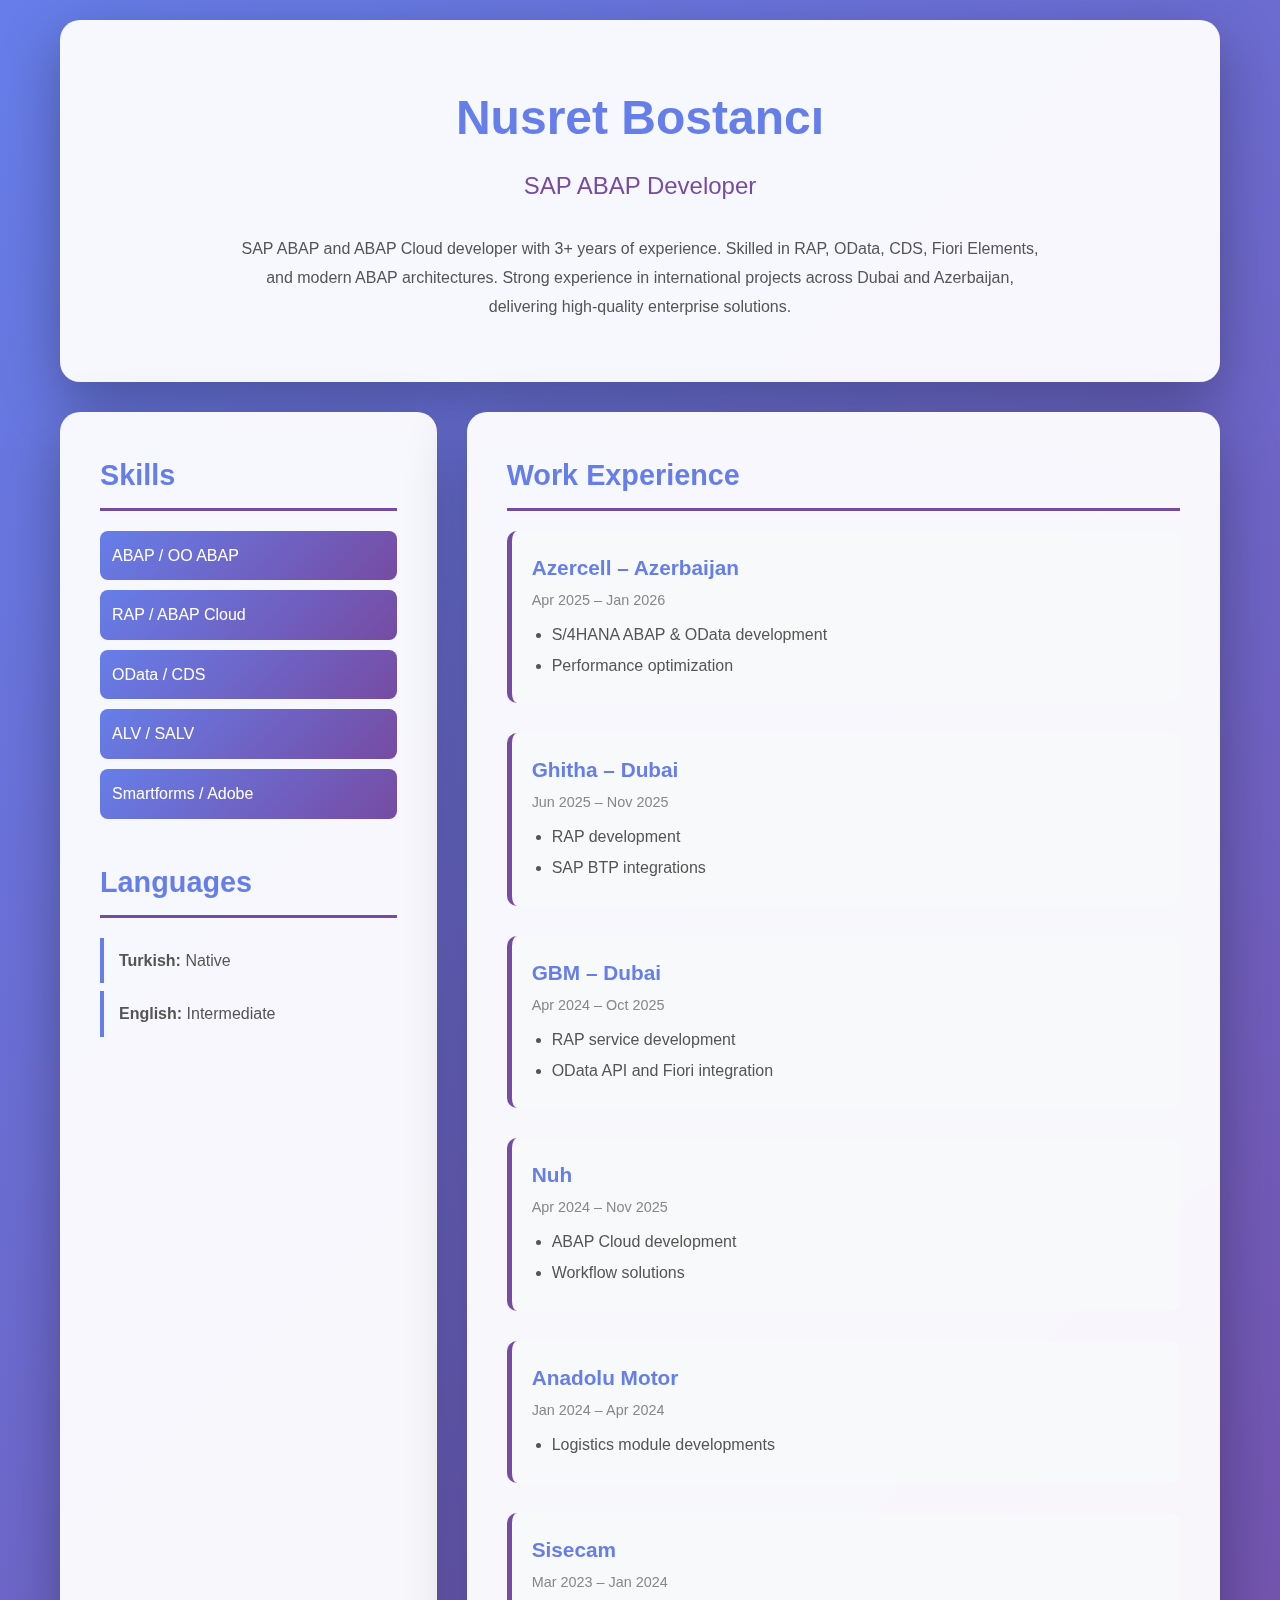
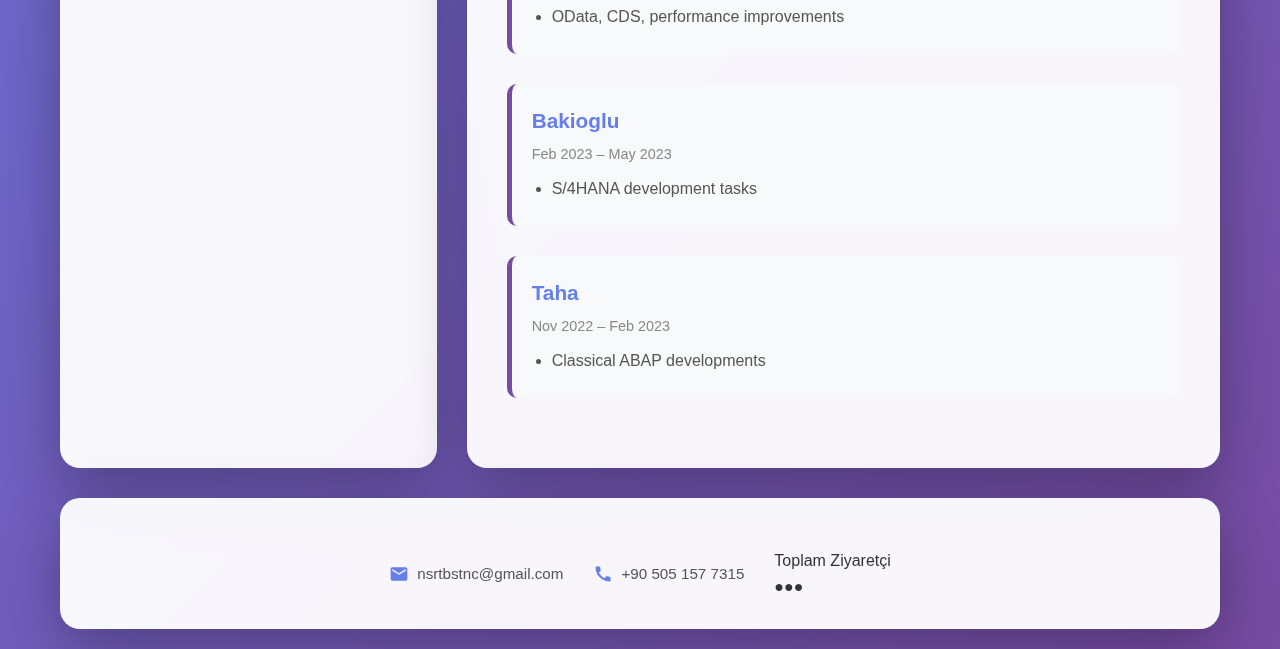
<file: index.html>
<!DOCTYPE html>
<html lang="en">
<head>
    <meta charset="UTF-8">
    <meta name="viewport" content="width=device-width, initial-scale=1.0">
    <title>Nusret Bostancı - SAP ABAP Developer</title>

    <link rel="stylesheet" href="css/style.css">
</head>
<body>
     <div class="container">
        <header>
            <h1>Nusret Bostancı</h1>
            <div class="title">SAP ABAP Developer</div>
            <p class="profile-text" style="max-width: 800px; margin: 20px auto 0;">
                SAP ABAP and ABAP Cloud developer with 3+ years of experience. Skilled in RAP, OData, CDS, Fiori Elements, and modern ABAP architectures. Strong experience in international projects across Dubai and Azerbaijan, delivering high-quality enterprise solutions.
            </p>
        </header>

        <div class="main-content">
            <aside class="sidebar">
                <section>
                    <h2>Skills</h2>
                    <ul class="skills-list">
                        <li data-skill="abap">ABAP / OO ABAP</li>
                        <li data-skill="rap">RAP / ABAP Cloud</li>
                        <li data-skill="odata">OData / CDS</li>
                        <li data-skill="alv">ALV / SALV</li>
                        <li data-skill="forms">Smartforms / Adobe</li>
                    </ul>
                </section>

                <section style="margin-top: 40px;">
                    <h2>Languages</h2>
                    <ul class="languages-list">
                        <li><strong>Turkish:</strong> Native</li>
                        <li><strong>English:</strong> Intermediate</li>
                    </ul>
                </section>
            </aside>

            <main class="content-area">
                <!-- ABAP / OO ABAP Catalog -->
                <div class="skill-catalog" data-skill="abap" style="z-index: 10;">
                    <div class="catalog-card">
                        <h3>Object-Oriented Programming</h3>
                        <p>Advanced OOP concepts implementation</p>
                        <ul>
                            <li>Classes & Interfaces</li>
                            <li>Inheritance & Polymorphism</li>
                            <li>Design Patterns</li>
                        </ul>
                    </div>
                    <div class="catalog-card">
                        <h3>Classical ABAP</h3>
                        <p>Core ABAP development techniques</p>
                        <ul>
                            <li>Reports & Module Pool</li>
                            <li>Database Operations</li>
                            <li>Performance Optimization</li>
                        </ul>
                    </div>
                    <div class="catalog-card">
                        <h3>ALV Programming</h3>
                        <p>Advanced list viewer implementations</p>
                        <ul>
                            <li>Grid & Tree Displays</li>
                            <li>Interactive Reports</li>
                            <li>Custom Functions</li>
                        </ul>
                    </div>
                    <div class="catalog-card">
                        <h3>Enhancement Framework</h3>
                        <p>SAP standard enhancement techniques</p>
                        <ul>
                            <li>BAdI Implementation</li>
                            <li>User Exits</li>
                            <li>Implicit Enhancement</li>
                        </ul>
                    </div>
                </div>

                <!-- RAP / ABAP Cloud Catalog -->
                <div class="skill-catalog" data-skill="rap">
                    <div class="catalog-card">
                        <h3>RESTful Services</h3>
                        <p>Modern API development with RAP</p>
                        <ul>
                            <li>Business Object Design</li>
                            <li>Behavior Implementation</li>
                            <li>Validation & Actions</li>
                        </ul>
                    </div>
                    <div class="catalog-card">
                        <h3>Fiori Elements</h3>
                        <p>UI generation and customization</p>
                        <ul>
                            <li>List Reports</li>
                            <li>Object Pages</li>
                            <li>Annotations</li>
                        </ul>
                    </div>
                    <div class="catalog-card">
                        <h3>ABAP Cloud</h3>
                        <p>Cloud-ready development practices</p>
                        <ul>
                            <li>Released APIs</li>
                            <li>Tier-1 Extensions</li>
                            <li>Clean Core Principles</li>
                        </ul>
                    </div>
                    <div class="catalog-card">
                        <h3>BTP Integration</h3>
                        <p>SAP Business Technology Platform</p>
                        <ul>
                            <li>Cloud Services</li>
                            <li>API Management</li>
                            <li>Event-Driven Architecture</li>
                        </ul>
                    </div>
                </div>

                <!-- OData Catalog -->
                <div class="skill-catalog" data-skill="odata">
                    <div class="catalog-card">
                        <h3>OData Services</h3>
                        <p>RESTful web service development</p>
                        <ul>
                            <li>CRUD Operations</li>
                            <li>Deep Insert/Update</li>
                            <li>Function Imports</li>
                        </ul>
                    </div>
                    <div class="catalog-card">
                        <h3>CDS Views</h3>
                        <p>Core Data Services modeling</p>
                        <ul>
                            <li>Basic & Composite Views</li>
                            <li>Associations & Joins</li>
                            <li>Annotations</li>
                        </ul>
                    </div>
                    <div class="catalog-card">
                        <h3>Performance Tuning</h3>
                        <p>Query optimization techniques</p>
                        <ul>
                            <li>CDS View Optimization</li>
                            <li>Indexed Access</li>
                            <li>Buffer Management</li>
                        </ul>
                    </div>
                    <div class="catalog-card">
                        <h3>API Development</h3>
                        <p>Integration layer implementation</p>
                        <ul>
                            <li>External System Integration</li>
                            <li>Authentication & Security</li>
                            <li>Error Handling</li>
                        </ul>
                    </div>
                </div>

                <!-- ALV Catalog -->
                <div class="skill-catalog" data-skill="alv">
                    <div class="catalog-card">
                        <h3>ALV Grid</h3>
                        <p>Standard grid display programming</p>
                        <ul>
                            <li>Field Catalog Setup</li>
                            <li>Layout Variants</li>
                            <li>Sorting & Filtering</li>
                        </ul>
                    </div>
                    <div class="catalog-card">
                        <h3>SALV Framework</h3>
                        <p>Simple ALV implementation</p>
                        <ul>
                            <li>Table & Grid Display</li>
                            <li>Event Handling</li>
                            <li>Custom Functions</li>
                        </ul>
                    </div>
                    <div class="catalog-card">
                        <h3>Interactive Reports</h3>
                        <p>User interaction features</p>
                        <ul>
                            <li>Hotspot Clicks</li>
                            <li>Context Menus</li>
                            <li>Drill-Down Reports</li>
                        </ul>
                    </div>
                    <div class="catalog-card">
                        <h3>Advanced Features</h3>
                        <p>Complex ALV implementations</p>
                        <ul>
                            <li>Hierarchical Displays</li>
                            <li>Editable ALVs</li>
                            <li>Export Functions</li>
                        </ul>
                    </div>
                </div>

                <!-- Forms Catalog -->
                <div class="skill-catalog" data-skill="forms">
                    <div class="catalog-card">
                        <h3>SmartForms</h3>
                        <p>Dynamic form generation</p>
                        <ul>
                            <li>Template Design</li>
                            <li>Window Management</li>
                            <li>Multi-language Support</li>
                        </ul>
                    </div>
                    <div class="catalog-card">
                        <h3>Adobe Forms</h3>
                        <p>Interactive PDF development</p>
                        <ul>
                            <li>Layout Design</li>
                            <li>Interface Development</li>
                            <li>Dynamic Forms</li>
                        </ul>
                    </div>
                    <div class="catalog-card">
                        <h3>Print Programs</h3>
                        <p>Backend logic implementation</p>
                        <ul>
                            <li>Data Selection</li>
                            <li>Logic Processing</li>
                            <li>Output Control</li>
                        </ul>
                    </div>
                    <div class="catalog-card">
                        <h3>Output Management</h3>
                        <p>Document distribution setup</p>
                        <ul>
                            <li>Print Configuration</li>
                            <li>Email Integration</li>
                            <li>Archive Management</li>
                        </ul>
                    </div>
                </div>

                <section class="experience-section">
                    <h2>Work Experience</h2>
                    
                    <div class="experience-item" data-skills="abap odata alv">
                        <div class="company-name">Azercell – Azerbaijan</div>
                        <div class="date">Apr 2025 – Jan 2026</div>
                        <ul>
                            <li>S/4HANA ABAP & OData development</li>
                            <li>Performance optimization</li>
                        </ul>
                    </div>

                    <div class="experience-item" data-skills="rap abap">
                        <div class="company-name">Ghitha – Dubai</div>
                        <div class="date">Jun 2025 – Nov 2025</div>
                        <ul>
                            <li>RAP development</li>
                            <li>SAP BTP integrations</li>
                        </ul>
                    </div>

                    <div class="experience-item" data-skills="rap odata abap">
                        <div class="company-name">GBM – Dubai</div>
                        <div class="date">Apr 2024 – Oct 2025</div>
                        <ul>
                            <li>RAP service development</li>
                            <li>OData API and Fiori integration</li>
                        </ul>
                    </div>

                    <div class="experience-item" data-skills="rap abap">
                        <div class="company-name">Nuh</div>
                        <div class="date">Apr 2024 – Nov 2025</div>
                        <ul>
                            <li>ABAP Cloud development</li>
                            <li>Workflow solutions</li>
                        </ul>
                    </div>

                    <div class="experience-item" data-skills="abap alv">
                        <div class="company-name">Anadolu Motor</div>
                        <div class="date">Jan 2024 – Apr 2024</div>
                        <ul>
                            <li>Logistics module developments</li>
                        </ul>
                    </div>

                    <div class="experience-item" data-skills="odata abap">
                        <div class="company-name">Sisecam</div>
                        <div class="date">Mar 2023 – Jan 2024</div>
                        <ul>
                            <li>OData, CDS, performance improvements</li>
                        </ul>
                    </div>

                    <div class="experience-item" data-skills="abap">
                        <div class="company-name">Bakioglu</div>
                        <div class="date">Feb 2023 – May 2023</div>
                        <ul>
                            <li>S/4HANA development tasks</li>
                        </ul>
                    </div>

                    <div class="experience-item" data-skills="abap forms alv">
                        <div class="company-name">Taha</div>
                        <div class="date">Nov 2022 – Feb 2023</div>
                        <ul>
                            <li>Classical ABAP developments</li>
                        </ul>
                    </div>
                </section>
            </main>
        </div>

        <footer>
            <div class="contact-info">
                <div class="contact-item">
                    <svg viewBox="0 0 24 24"><path d="M20 4H4c-1.1 0-2 .9-2 2v12c0 1.1.9 2 2 2h16c1.1 0 2-.9 2-2V6c0-1.1-.9-2-2-2zm0 4l-8 5-8-5V6l8 5 8-5v2z"/></svg>
                    <span>nsrtbstnc@gmail.com</span>
                </div>
                <div class="contact-item">
                    <svg viewBox="0 0 24 24"><path d="M20.01 15.38c-1.23 0-2.42-.2-3.53-.56-.35-.12-.74-.03-1.01.24l-1.57 1.97c-2.83-1.35-5.48-3.9-6.89-6.83l1.95-1.66c.27-.28.35-.67.24-1.02-.37-1.11-.56-2.3-.56-3.53 0-.54-.45-.99-.99-.99H4.19C3.65 3 3 3.24 3 3.99 3 13.28 10.73 21 20.01 21c.71 0 .99-.63.99-1.18v-3.45c0-.54-.45-.99-.99-.99z"/></svg>
                    <span>+90 505 157 7315</span>
                </div>
                <!--<div class="contact-item">
                    <svg viewBox="0 0 24 24"><path d="M12 2C6.48 2 2 6.48 2 12s4.48 10 10 10 10-4.48 10-10S17.52 2 12 2zm-2 15l-5-5 1.41-1.41L10 14.17l7.59-7.59L19 8l-9 9z"/></svg>
                    <span>nsrtbstnc.com</span>
                </div>-->
            <!--</div>-->
            <div class="visitor-counter">
                <div class="counter-label">Toplam Ziyaretçi</div>
                    <div class="counter-number" id="visitorCount">
                        <span class="loading-dots">●●●</span>
                    </div>
                </div>
            </div>
        </footer>
    </div>
    <script src="js/main.js"></script>
    <script data-goatcounter="https://nsrtbstnc.goatcounter.com/count" async src="//gc.zgo.at/count.js"></script>
</body>
</html>
</file>
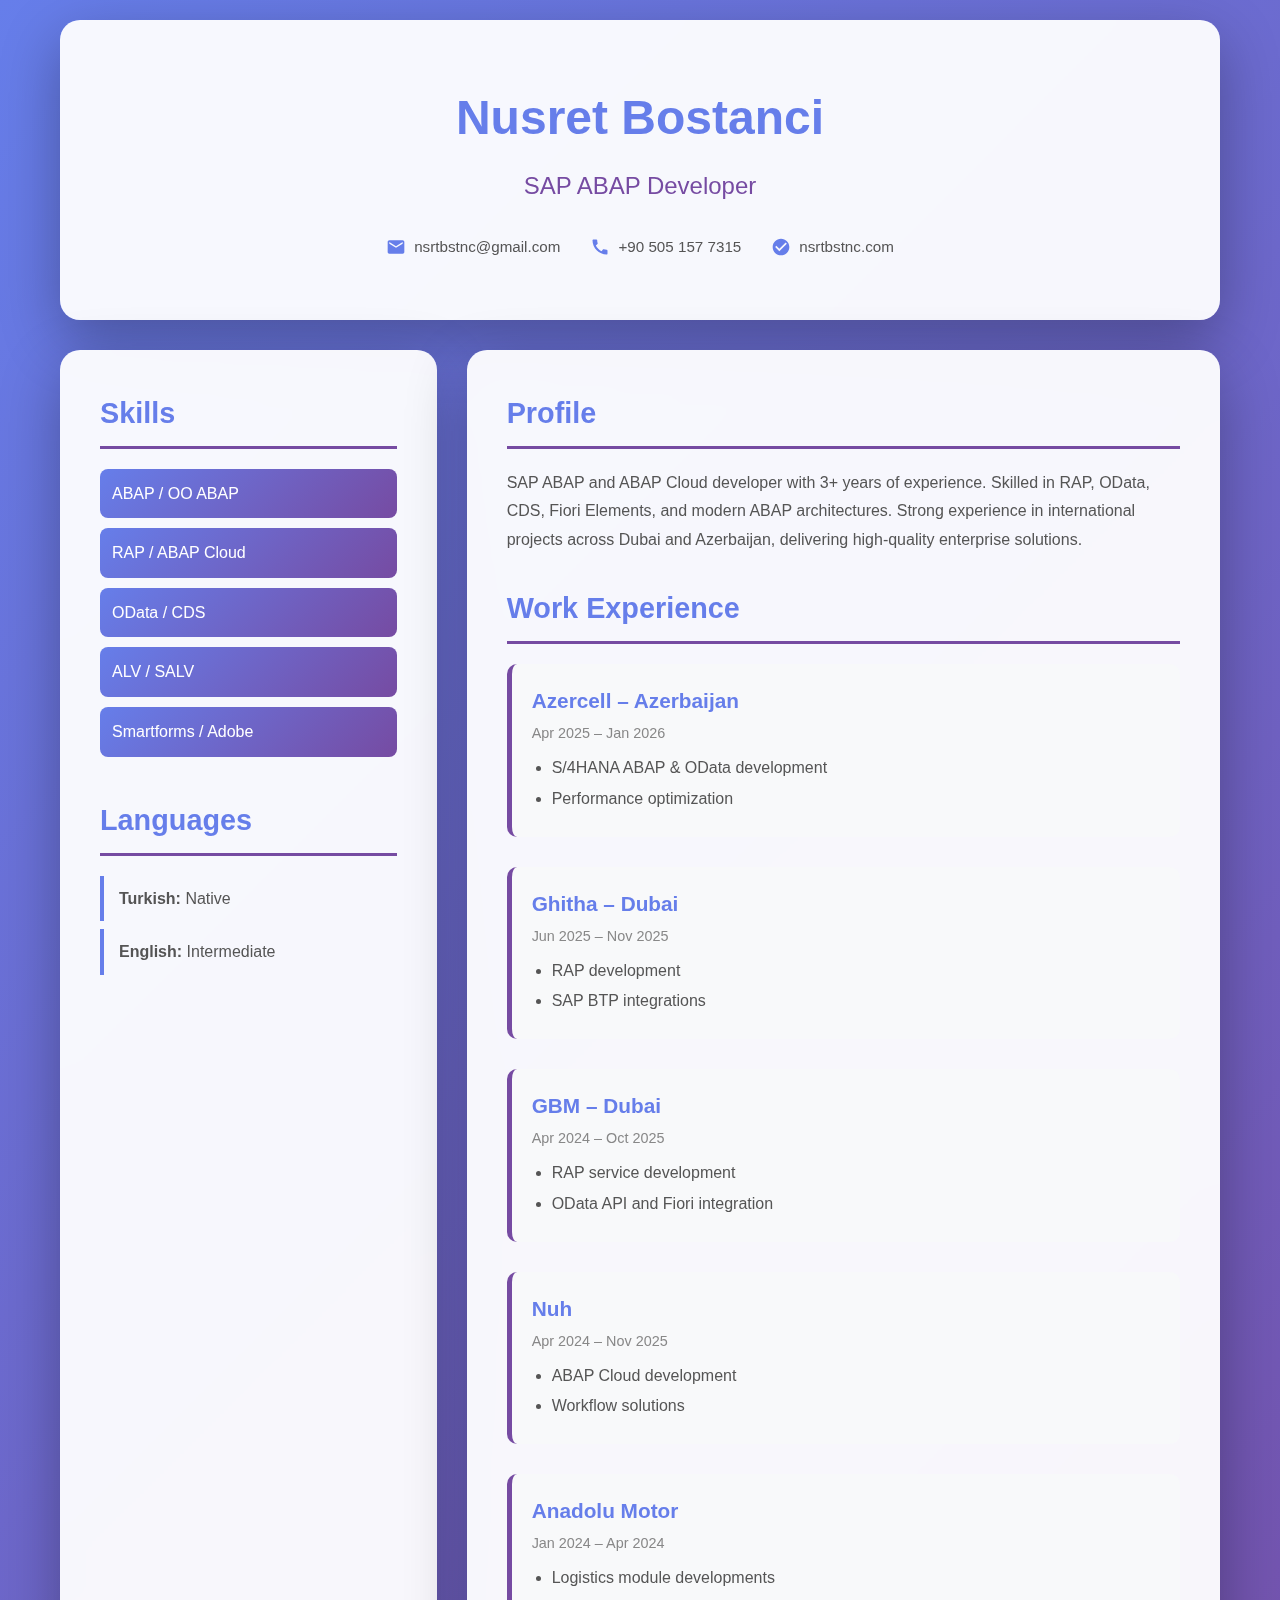
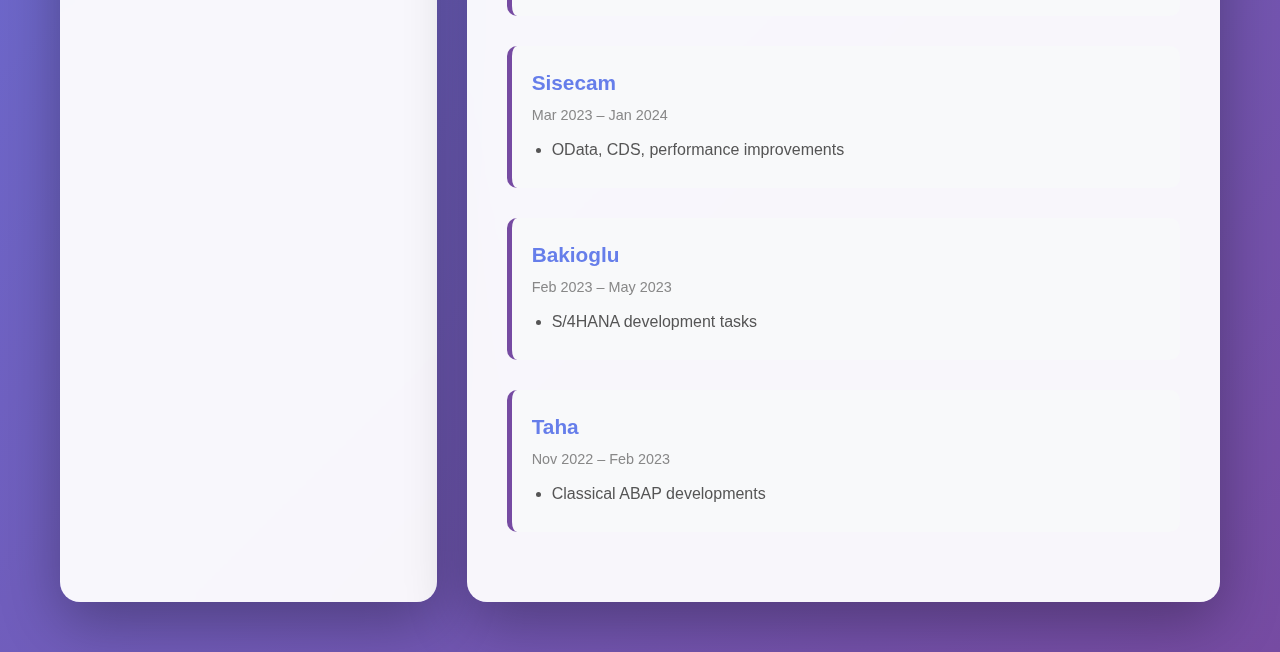
<file: nusret_portfolio.html>
<!DOCTYPE html>
<html lang="en">
<head>
    <meta charset="UTF-8">
    <meta name="viewport" content="width=device-width, initial-scale=1.0">
    <title>Nusret Bostanci - SAP ABAP Developer</title>
    <style>
        * {
            margin: 0;
            padding: 0;
            box-sizing: border-box;
        }

        body {
            font-family: 'Segoe UI', Tahoma, Geneva, Verdana, sans-serif;
            line-height: 1.6;
            color: #333;
            background: linear-gradient(135deg, #667eea 0%, #764ba2 100%);
            min-height: 100vh;
        }

        .container {
            max-width: 1200px;
            margin: 0 auto;
            padding: 20px;
        }

        header {
            background: rgba(255, 255, 255, 0.95);
            backdrop-filter: blur(10px);
            padding: 60px 40px;
            border-radius: 20px;
            margin-bottom: 30px;
            box-shadow: 0 20px 60px rgba(0, 0, 0, 0.3);
            text-align: center;
        }

        h1 {
            font-size: 3em;
            color: #667eea;
            margin-bottom: 10px;
            font-weight: 700;
        }

        .title {
            font-size: 1.5em;
            color: #764ba2;
            margin-bottom: 30px;
            font-weight: 500;
        }

        .contact-info {
            display: flex;
            justify-content: center;
            gap: 30px;
            flex-wrap: wrap;
            margin-top: 20px;
        }

        .contact-item {
            display: flex;
            align-items: center;
            gap: 8px;
            color: #555;
            font-size: 0.95em;
        }

        .contact-item svg {
            width: 20px;
            height: 20px;
            fill: #667eea;
        }

        .main-content {
            display: grid;
            grid-template-columns: 1fr 2fr;
            gap: 30px;
            margin-bottom: 30px;
        }

        .sidebar, .content-area {
            background: rgba(255, 255, 255, 0.95);
            backdrop-filter: blur(10px);
            padding: 40px;
            border-radius: 20px;
            box-shadow: 0 20px 60px rgba(0, 0, 0, 0.3);
        }

        h2 {
            color: #667eea;
            margin-bottom: 20px;
            font-size: 1.8em;
            border-bottom: 3px solid #764ba2;
            padding-bottom: 10px;
        }

        .profile-text {
            color: #555;
            line-height: 1.8;
            margin-bottom: 30px;
        }

        .skills-list {
            list-style: none;
        }

        .skills-list li {
            padding: 12px;
            margin-bottom: 10px;
            background: linear-gradient(135deg, #667eea 0%, #764ba2 100%);
            color: white;
            border-radius: 8px;
            transition: transform 0.3s ease;
        }

        .skills-list li:hover {
            transform: translateX(10px);
        }

        .languages-list {
            list-style: none;
        }

        .languages-list li {
            padding: 10px;
            margin-bottom: 8px;
            color: #555;
            border-left: 4px solid #667eea;
            padding-left: 15px;
        }

        .experience-item {
            margin-bottom: 30px;
            padding: 20px;
            background: #f8f9fa;
            border-radius: 10px;
            border-left: 5px solid #764ba2;
            transition: transform 0.3s ease;
        }

        .experience-item:hover {
            transform: translateY(-5px);
            box-shadow: 0 10px 30px rgba(0, 0, 0, 0.1);
        }

        .company-name {
            font-size: 1.3em;
            color: #667eea;
            font-weight: 600;
            margin-bottom: 5px;
        }

        .date {
            color: #888;
            font-size: 0.9em;
            margin-bottom: 10px;
        }

        .experience-item ul {
            margin-left: 20px;
            color: #555;
        }

        .experience-item li {
            margin-bottom: 5px;
        }

        @media (max-width: 768px) {
            .main-content {
                grid-template-columns: 1fr;
            }

            h1 {
                font-size: 2em;
            }

            .contact-info {
                flex-direction: column;
                align-items: center;
            }

            header, .sidebar, .content-area {
                padding: 25px;
            }
        }

        .cta-button {
            display: inline-block;
            padding: 15px 40px;
            background: linear-gradient(135deg, #667eea 0%, #764ba2 100%);
            color: white;
            text-decoration: none;
            border-radius: 30px;
            margin-top: 20px;
            transition: transform 0.3s ease, box-shadow 0.3s ease;
            font-weight: 600;
        }

        .cta-button:hover {
            transform: translateY(-3px);
            box-shadow: 0 10px 30px rgba(102, 126, 234, 0.4);
        }
    </style>
</head>
<body>
    <div class="container">
        <header>
            <h1>Nusret Bostanci</h1>
            <div class="title">SAP ABAP Developer</div>
            <div class="contact-info">
                <div class="contact-item">
                    <svg viewBox="0 0 24 24"><path d="M20 4H4c-1.1 0-2 .9-2 2v12c0 1.1.9 2 2 2h16c1.1 0 2-.9 2-2V6c0-1.1-.9-2-2-2zm0 4l-8 5-8-5V6l8 5 8-5v2z"/></svg>
                    <span>nsrtbstnc@gmail.com</span>
                </div>
                <div class="contact-item">
                    <svg viewBox="0 0 24 24"><path d="M20.01 15.38c-1.23 0-2.42-.2-3.53-.56-.35-.12-.74-.03-1.01.24l-1.57 1.97c-2.83-1.35-5.48-3.9-6.89-6.83l1.95-1.66c.27-.28.35-.67.24-1.02-.37-1.11-.56-2.3-.56-3.53 0-.54-.45-.99-.99-.99H4.19C3.65 3 3 3.24 3 3.99 3 13.28 10.73 21 20.01 21c.71 0 .99-.63.99-1.18v-3.45c0-.54-.45-.99-.99-.99z"/></svg>
                    <span>+90 505 157 7315</span>
                </div>
                <div class="contact-item">
                    <svg viewBox="0 0 24 24"><path d="M12 2C6.48 2 2 6.48 2 12s4.48 10 10 10 10-4.48 10-10S17.52 2 12 2zm-2 15l-5-5 1.41-1.41L10 14.17l7.59-7.59L19 8l-9 9z"/></svg>
                    <span>nsrtbstnc.com</span>
                </div>
            </div>
        </header>

        <div class="main-content">
            <aside class="sidebar">
                <section>
                    <h2>Skills</h2>
                    <ul class="skills-list">
                        <li>ABAP / OO ABAP</li>
                        <li>RAP / ABAP Cloud</li>
                        <li>OData / CDS</li>
                        <li>ALV / SALV</li>
                        <li>Smartforms / Adobe</li>
                    </ul>
                </section>

                <section style="margin-top: 40px;">
                    <h2>Languages</h2>
                    <ul class="languages-list">
                        <li><strong>Turkish:</strong> Native</li>
                        <li><strong>English:</strong> Intermediate</li>
                    </ul>
                </section>
            </aside>

            <main class="content-area">
                <section>
                    <h2>Profile</h2>
                    <p class="profile-text">
                        SAP ABAP and ABAP Cloud developer with 3+ years of experience. Skilled in RAP, OData, CDS, Fiori Elements, and modern ABAP architectures. Strong experience in international projects across Dubai and Azerbaijan, delivering high-quality enterprise solutions.
                    </p>
                </section>

                <section>
                    <h2>Work Experience</h2>
                    
                    <div class="experience-item">
                        <div class="company-name">Azercell – Azerbaijan</div>
                        <div class="date">Apr 2025 – Jan 2026</div>
                        <ul>
                            <li>S/4HANA ABAP & OData development</li>
                            <li>Performance optimization</li>
                        </ul>
                    </div>

                    <div class="experience-item">
                        <div class="company-name">Ghitha – Dubai</div>
                        <div class="date">Jun 2025 – Nov 2025</div>
                        <ul>
                            <li>RAP development</li>
                            <li>SAP BTP integrations</li>
                        </ul>
                    </div>

                    <div class="experience-item">
                        <div class="company-name">GBM – Dubai</div>
                        <div class="date">Apr 2024 – Oct 2025</div>
                        <ul>
                            <li>RAP service development</li>
                            <li>OData API and Fiori integration</li>
                        </ul>
                    </div>

                    <div class="experience-item">
                        <div class="company-name">Nuh</div>
                        <div class="date">Apr 2024 – Nov 2025</div>
                        <ul>
                            <li>ABAP Cloud development</li>
                            <li>Workflow solutions</li>
                        </ul>
                    </div>

                    <div class="experience-item">
                        <div class="company-name">Anadolu Motor</div>
                        <div class="date">Jan 2024 – Apr 2024</div>
                        <ul>
                            <li>Logistics module developments</li>
                        </ul>
                    </div>

                    <div class="experience-item">
                        <div class="company-name">Sisecam</div>
                        <div class="date">Mar 2023 – Jan 2024</div>
                        <ul>
                            <li>OData, CDS, performance improvements</li>
                        </ul>
                    </div>

                    <div class="experience-item">
                        <div class="company-name">Bakioglu</div>
                        <div class="date">Feb 2023 – May 2023</div>
                        <ul>
                            <li>S/4HANA development tasks</li>
                        </ul>
                    </div>

                    <div class="experience-item">
                        <div class="company-name">Taha</div>
                        <div class="date">Nov 2022 – Feb 2023</div>
                        <ul>
                            <li>Classical ABAP developments</li>
                        </ul>
                    </div>
                </section>
            </main>
        </div>
    </div>
</body>
</html>
</file>
<file: css/style.css>
* {
            margin: 0;
            padding: 0;
            box-sizing: border-box;
        }

        body {
            font-family: 'Segoe UI', Tahoma, Geneva, Verdana, sans-serif;
            line-height: 1.6;
            color: #333;
            background: linear-gradient(135deg, #667eea 0%, #764ba2 100%);
            min-height: 100vh;
        }

        .container {
            max-width: 1200px;
            margin: 0 auto;
            padding: 20px;
        }

        header {
            background: rgba(255, 255, 255, 0.95);
            backdrop-filter: blur(10px);
            padding: 60px 40px;
            border-radius: 20px;
            margin-bottom: 30px;
            box-shadow: 0 20px 60px rgba(0, 0, 0, 0.3);
            text-align: center;
        }

        h1 {
            font-size: 3em;
            color: #667eea;
            margin-bottom: 10px;
            font-weight: 700;
        }

        .title {
            font-size: 1.5em;
            color: #764ba2;
            margin-bottom: 30px;
            font-weight: 500;
        }

        .contact-info {
            display: flex;
            justify-content: center;
            gap: 30px;
            flex-wrap: wrap;
            margin-top: 20px;
        }

        .contact-item {
            display: flex;
            align-items: center;
            gap: 8px;
            color: #555;
            font-size: 0.95em;
        }

        .contact-item svg {
            width: 20px;
            height: 20px;
            fill: #667eea;
        }

        .main-content {
            display: grid;
            grid-template-columns: 1fr 2fr;
            gap: 30px;
            margin-bottom: 30px;
            position: relative;
        }

        .main-content::before {
            content: '';
            position: absolute;
            top: 0;
            left: 0;
            right: 0;
            bottom: 0;
            pointer-events: none;
        }

        .sidebar, .content-area {
            background: rgba(255, 255, 255, 0.95);
            backdrop-filter: blur(10px);
            padding: 40px;
            border-radius: 20px;
            box-shadow: 0 20px 60px rgba(0, 0, 0, 0.3);
        }

        h2 {
            color: #667eea;
            margin-bottom: 20px;
            font-size: 1.8em;
            border-bottom: 3px solid #764ba2;
            padding-bottom: 10px;
        }

        .profile-text {
            color: #555;
            line-height: 1.8;
            margin-bottom: 30px;
        }

        .skills-list {
            list-style: none;
        }

        .skills-list li {
            padding: 12px;
            margin-bottom: 10px;
            background: linear-gradient(135deg, #667eea 0%, #764ba2 100%);
            color: white;
            border-radius: 8px;
            transition: transform 0.3s ease;
            cursor: pointer;
            position: relative;
        }

        .skills-list li:hover {
            transform: translateX(10px);
        }

        .skills-list:hover li:not(:hover) {
            opacity: 0.5;
        }

        .languages-list {
            list-style: none;
        }

        .languages-list li {
            padding: 10px;
            margin-bottom: 8px;
            color: #555;
            border-left: 4px solid #667eea;
            padding-left: 15px;
        }

        .experience-item {
            margin-bottom: 30px;
            padding: 20px;
            background: #f8f9fa;
            border-radius: 10px;
            border-left: 5px solid #764ba2;
            transition: all 0.3s ease;
        }

        .experience-item.hidden {
            display: none;
        }

        section h2 {
            transition: opacity 0.3s ease;
        }

        section.experience-section.hidden {
            display: none;
        }

        .experience-item:hover {
            transform: translateY(-5px);
            box-shadow: 0 10px 30px rgba(0, 0, 0, 0.1);
        }

        .skill-catalog {
            display: none;
            grid-template-columns: repeat(2, 1fr);
            gap: 15px;
            margin-bottom: 30px;
            opacity: 0;
            transition: opacity 0.3s ease;
        }

        .skill-catalog.active {
            display: grid !important;
            opacity: 1;
            animation: fadeInCatalog 0.4s ease;
        }

        @keyframes fadeInCatalog {
            from {
                opacity: 0;
                transform: translateY(-10px);
            }
            to {
                opacity: 1;
                transform: translateY(0);
            }
        }

        .catalog-card {
            background: white;
            padding: 20px;
            border-radius: 12px;
            box-shadow: 0 5px 15px rgba(0, 0, 0, 0.1);
            border-left: 4px solid #667eea;
            transition: all 0.3s ease;
        }

        .catalog-card:hover {
            transform: translateY(-5px);
            box-shadow: 0 8px 25px rgba(102, 126, 234, 0.3);
        }

        .catalog-card h3 {
            color: #667eea;
            font-size: 1.1em;
            margin-bottom: 10px;
        }

        .catalog-card p {
            color: #666;
            font-size: 0.9em;
            line-height: 1.6;
        }

        .catalog-card ul {
            margin-top: 10px;
            margin-left: 15px;
            color: #666;
            font-size: 0.85em;
        }

        .catalog-card ul li {
            margin-bottom: 5px;
        }

        .skill-catalog[data-skill="abap"] {
            display: none;
        }

        .skills-list li[data-skill="abap"]:hover ~ .content-area .skill-catalog[data-skill="abap"],
        .sidebar:has(.skills-list li[data-skill="abap"]:hover) ~ .content-area .skill-catalog[data-skill="abap"] {
            display: grid !important;
        }

        .skills-list li[data-skill="rap"]:hover ~ .content-area .skill-catalog[data-skill="rap"],
        .sidebar:has(.skills-list li[data-skill="rap"]:hover) ~ .content-area .skill-catalog[data-skill="rap"] {
            display: grid !important;
        }

        .skills-list li[data-skill="odata"]:hover ~ .content-area .skill-catalog[data-skill="odata"],
        .sidebar:has(.skills-list li[data-skill="odata"]:hover) ~ .content-area .skill-catalog[data-skill="odata"] {
            display: grid !important;
        }

        .skills-list li[data-skill="alv"]:hover ~ .content-area .skill-catalog[data-skill="alv"],
        .sidebar:has(.skills-list li[data-skill="alv"]:hover) ~ .content-area .skill-catalog[data-skill="alv"] {
            display: grid !important;
        }

        .skills-list li[data-skill="forms"]:hover ~ .content-area .skill-catalog[data-skill="forms"],
        .sidebar:has(.skills-list li[data-skill="forms"]:hover) ~ .content-area .skill-catalog[data-skill="forms"] {
            display: grid !important;
        }

        .company-name {
            font-size: 1.3em;
            color: #667eea;
            font-weight: 600;
            margin-bottom: 5px;
        }

        .date {
            color: #888;
            font-size: 0.9em;
            margin-bottom: 10px;
        }

        .experience-item ul {
            margin-left: 20px;
            color: #555;
        }

        .experience-item li {
            margin-bottom: 5px;
        }

        @media (max-width: 768px) {
            .main-content {
                grid-template-columns: 1fr;
            }

            h1 {
                font-size: 2em;
            }

            .contact-info {
                flex-direction: column;
                align-items: center;
            }

            header, .sidebar, .content-area {
                padding: 25px;
            }
        }

        .cta-button {
            display: inline-block;
            padding: 15px 40px;
            background: linear-gradient(135deg, #667eea 0%, #764ba2 100%);
            color: white;
            text-decoration: none;
            border-radius: 30px;
            margin-top: 20px;
            transition: transform 0.3s ease, box-shadow 0.3s ease;
            font-weight: 600;
        }

        .cta-button:hover {
            transform: translateY(-3px);
            box-shadow: 0 10px 30px rgba(102, 126, 234, 0.4);
        }

        footer {
            background: rgba(255, 255, 255, 0.95);
            backdrop-filter: blur(10px);
            padding: 30px 40px;
            border-radius: 20px;
            box-shadow: 0 20px 60px rgba(0, 0, 0, 0.3);
            margin-top: 30px;
        }

        footer .contact-info {
            justify-content: center;
        }
</file>
